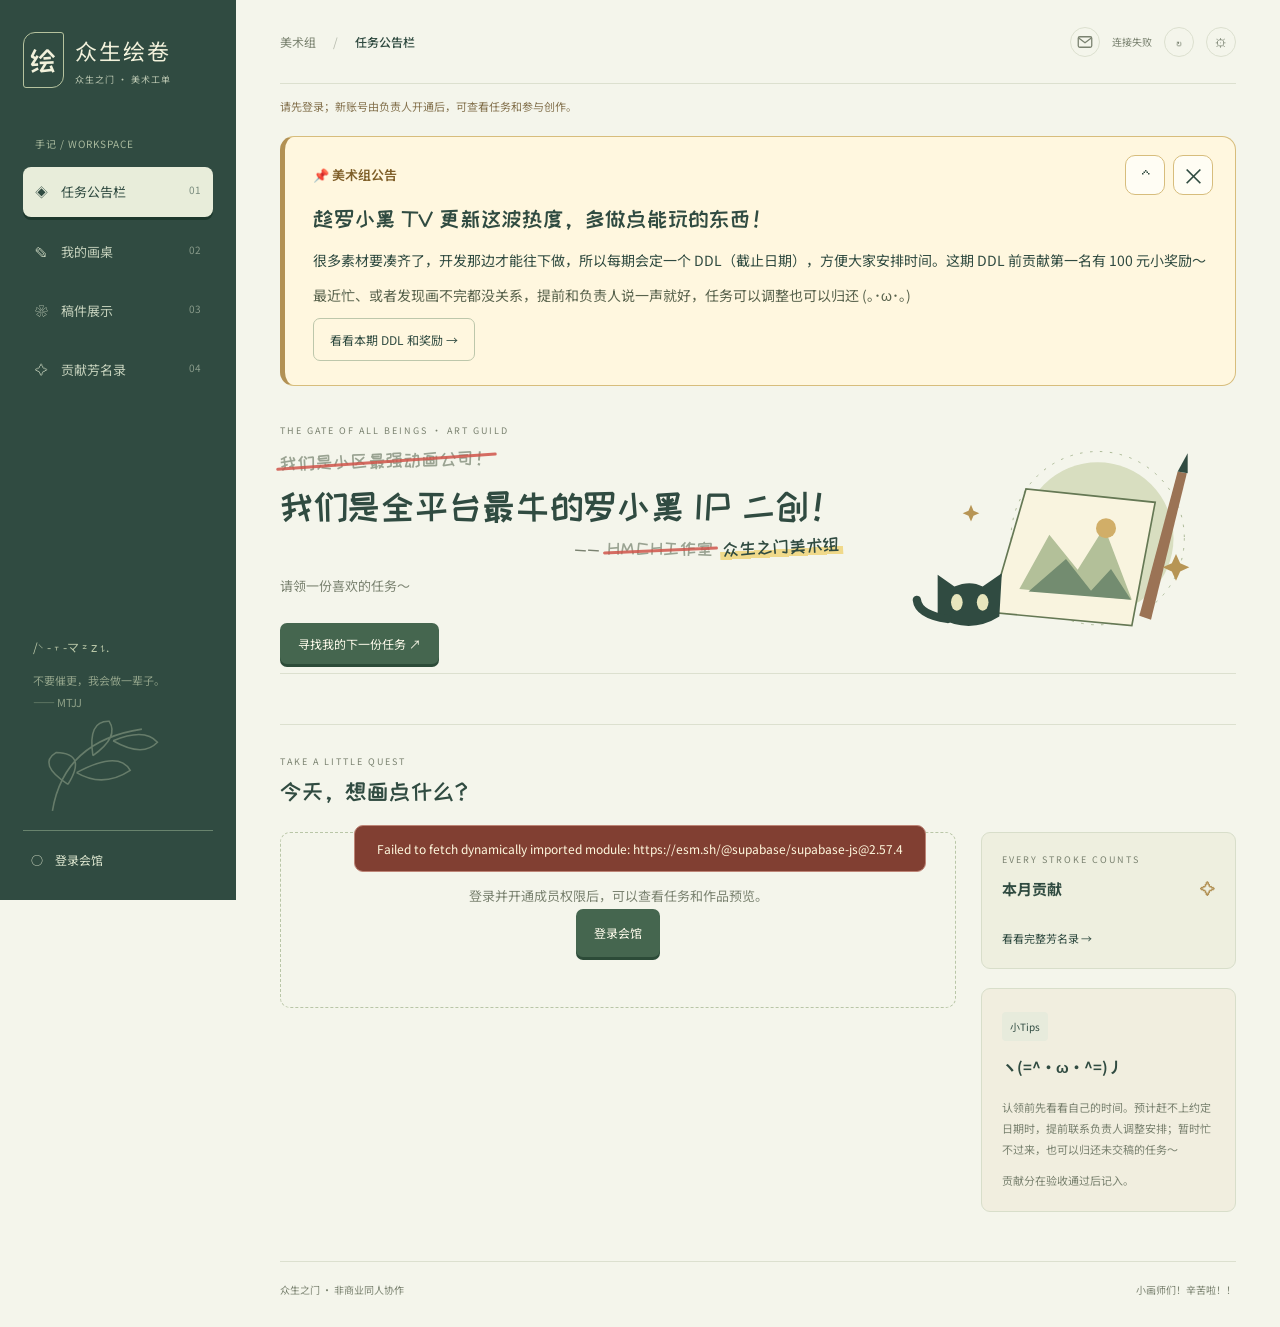
<file: index.html>
<!doctype html>
<html lang="zh-CN">
  <head>
    <meta charset="utf-8" />
    <meta name="viewport" content="width=device-width,initial-scale=1" />
    <meta name="theme-color" content="#304b41" />
    <title>众生绘卷 · 美术工单</title>
    <link rel="stylesheet" href="assets/fonts/fonts.css?v=1" />
    <link rel="stylesheet" href="style.css?v=20261102-white-artwork" />
  </head>
  <body>
    <aside class="sidebar">
      <a class="brand" href="#board"
        ><span class="seal">绘</span
        ><span>众生绘卷<small>众生之门 · 美术工单</small></span></a
      >
      <div class="nav-label">手记 / WORKSPACE</div>
      <nav>
        <button data-view="board" class="active">
          ◈　任务公告栏 <span>01</span></button
        ><button data-view="mine">✎　我的画桌 <span>02</span></button
        ><button data-view="gallery">❀　稿件展示 <span>03</span></button
        ><button data-view="rank">✧　贡献芳名录 <span>04</span></button>
      </nav>
      <div class="sidebar-note">
        <span>/ᐠ - ˕ -マ ᶻ 𝗓 𐰁.</span>
        <p>
          不要催更，我会做一辈子。<br />
          —— MTJJ
        </p>
        <svg viewBox="0 0 180 130" aria-hidden="true">
          <path
            d="M25 120Q40 30 140 15M45 86Q5 60 30 45Q70 46 45 86M77 49Q70 4 98 5Q111 25 77 49M56 71Q110 42 125 68Q90 91 56 71M103 30Q144 13 160 32Q141 52 103 30"
            fill="none"
            stroke="currentColor"
            stroke-width="2"
          />
        </svg>
      </div>
      <button id="account" class="account">○　登录平台</button>
    </aside>
    <main>
      <header>
        <span>美术组 <i>/</i> <b id="crumb">任务公告栏</b></span>
        <div>
          <span id="connection" role="status">本地演示</span
          ><button id="refresh" title="刷新数据" aria-label="刷新数据">↻</button
          ><button id="settings" aria-label="连接设置">⚙</button>
        </div>
      </header>
      <div id="notice" class="notice"></div>
      <section class="campaign-announcement" aria-labelledby="campaign-announcement-title">
        <div class="announcement-controls"><button id="announcement-toggle" aria-expanded="true" aria-controls="announcement-body" aria-label="收起公告" title="收起公告">⌃</button><button id="announcement-close" aria-label="关闭公告栏">×</button></div>
        <span class="announcement-label">📌 美术组公告</span>
        <h2 id="campaign-announcement-title">趁罗小黑 TV 更新这波热度，多做点能玩的东西！</h2>
        <div id="announcement-body">
        <p>很多素材要凑齐了，开发那边才能往下做，所以每期会定一个 DDL（截止日期），方便大家安排时间。这期 DDL 前贡献第一名有 100 元小奖励～</p>
        <p class="announcement-note">最近忙、或者发现画不完都没关系，提前和负责人说一声就好，任务可以调整也可以归还 (｡･ω･｡)</p>
        <button class="outline" data-view="rank">看看本期 DDL 和奖励 →</button>
        </div>
      </section>
      <section class="hero">
        <div>
          <p class="eyebrow">THE GATE OF ALL BEINGS · ART GUILD</p>
          <h1 class="hero-title">
            <span class="hero-try"><del>我们是小区最强动画公司！</del></span>
            <span class="hero-main">我们是全平台最牛的<span class="nowrap">罗小黑 IP 二创！</span></span>
            <span class="hero-sign">—— <del>HMCH工作室</del><ins>众生之门美术组</ins></span>
          </h1>
          <p class="intro">请领一份喜欢的任务～</p>
          <div class="hero-actions">
            <button class="primary" id="browse">寻找我的下一份任务 ↗</button
            ><button id="new-task" class="outline">＋ 发布任务</button>
          </div>
        </div>
        <svg class="hero-art" viewBox="0 0 420 240" aria-hidden="true">
          <circle cx="254" cy="113" r="91" fill="#d8dec0" />
          <circle
            cx="254"
            cy="113"
            r="104"
            fill="none"
            stroke="#9eae87"
            stroke-dasharray="3 9"
          />
          <path
            d="M125 202l43-148 155 16-28 148Z"
            fill="#f9f4df"
            stroke="#657854"
            stroke-width="2"
          />
          <path d="M160 174l36-65 34 42 32-51 33 87Z" fill="#b3c099" />
          <path d="M171 177l45-39 30 38 24-26 24 37" fill="#738c70" />
          <circle cx="264" cy="101" r="12" fill="#d1ae68" />
          <path d="M304 206l46-173 11 2-43 176Z" fill="#9b7355" />
          <path d="M350 33l12-22 0 24Z" fill="#304b41" />
          <path
            d="M62 208V157l20 14q19-8 34 0l23-16-3 52q-35 22-74 1Z"
            fill="#304b41"
          />
          <ellipse cx="85" cy="190" rx="7" ry="10" fill="#e8e6bd" />
          <ellipse cx="116" cy="190" rx="7" ry="10" fill="#e8e6bd" />
          <path
            d="M74 210q-35-5-37-23"
            fill="none"
            stroke="#304b41"
            stroke-width="10"
            stroke-linecap="round"
          />
          <g fill="#b79555">
            <path d="m348 132 5 11 11 5-11 5-5 11-5-11-11-5 11-5Z" />
            <path d="m102 73 3 7 7 3-7 3-3 7-3-7-7-3 7-3Z" />
          </g>
        </svg>
      </section>
      <section class="stats" id="stats"></section>
      <section class="content">
        <div class="section-head">
          <div>
            <p class="eyebrow" id="section-label">TAKE A LITTLE QUEST</p>
            <h2 id="section-title">今天，想画点什么？</h2>
          </div>
          <span id="count"></span>
        </div>
        <div class="toolbar" id="toolbar">
          <div class="filters">
            <button data-filter="all" class="selected">全部任务</button
            ><button data-filter="open">待认领</button
            ><button data-filter="active">创作中</button
            ><button data-filter="submitted">待验收</button
            ><button data-filter="done">已完成</button>
          </div>
          <label class="search"
            >⌕
            <input
              id="search"
              placeholder="找一找角色、场景、图标…"
              aria-label="搜索任务"
          /></label>
        </div>
        <div class="workspace">
          <div id="list" aria-live="polite"></div>
          <aside class="right-rail">
            <section class="panel">
              <p class="eyebrow">EVERY STROKE COUNTS</p>
              <h3>本月贡献 <span>✧</span></h3>
              <div id="top"></div>
              <button class="text-link" data-view="rank">
                看看完整芳名录 →
              </button>
            </section>
            <section class="panel guide">
              <span class="tag">小Tips</span>
              <h3>ヽ(=^・ω・^=)丿</h3>
              <p>
                认领前先看看自己的时间。预计赶不上约定日期时，提前联系负责人调整安排；暂时忙不过来，也可以归还未交稿的任务～
              </p>
              <p>贡献分在验收通过后记入。</p>
            </section>
          </aside>
        </div>
      </section>
      <footer>
        众生之门 · 非商业同人协作 <span>小画师们！辛苦啦！！</span>
      </footer>
    </main>
    <dialog id="dialog">
      <div class="dialog-head">
        <h2 id="dialog-title"></h2>
        <button id="close" aria-label="关闭弹窗">×</button>
      </div>
      <div id="dialog-body"></div>
    </dialog>
    <div id="toast" role="status" hidden></div>
    <script src="config.js"></script>
    <script type="module" src="app.js?v=20261123-preview-cleanup"></script>
  </body>
</html>
</file>
